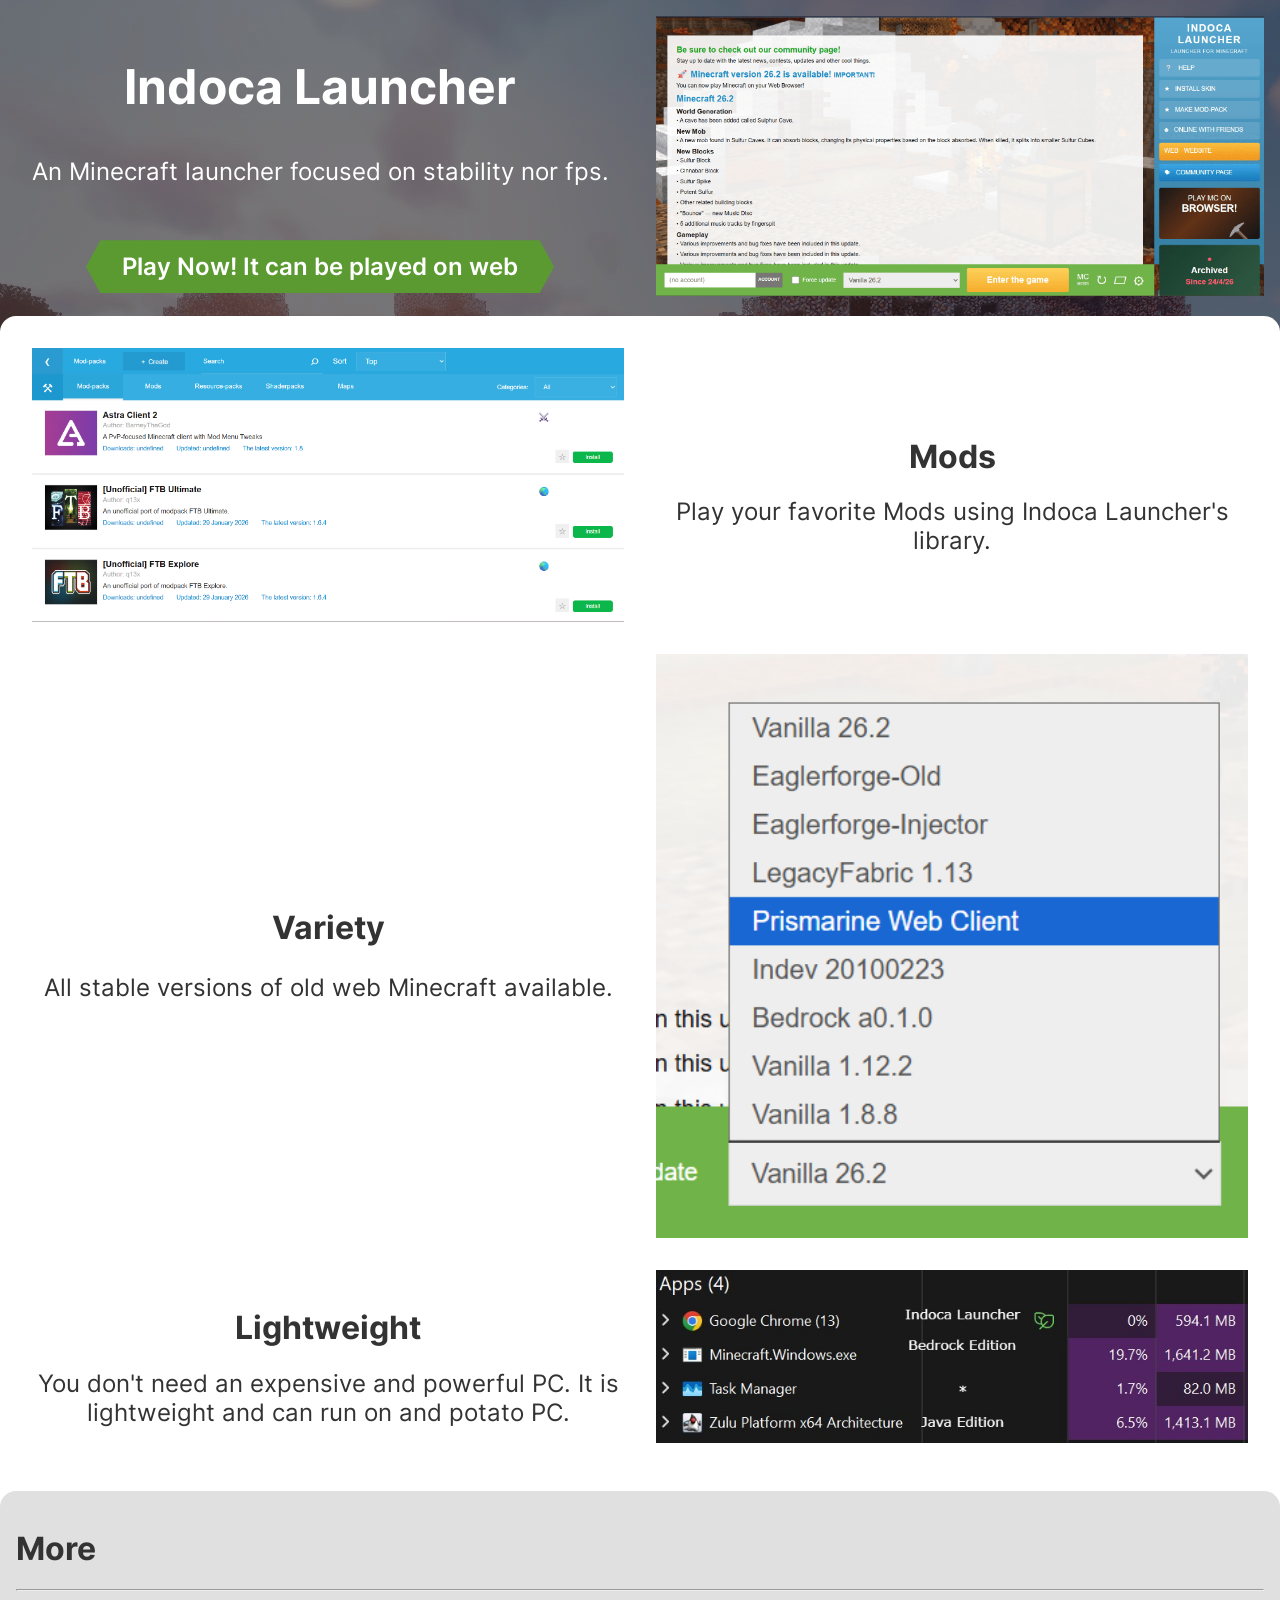
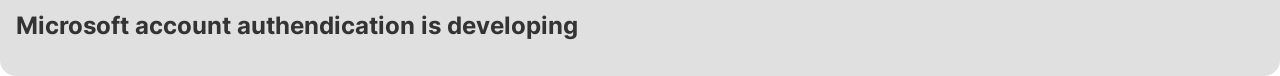
<file: index.html>
<!DOCTYPE html><html lang="en"><head>
<script type="application/ld+json">
{
  "@context": "https://schema.org",
  "@type": "WebSite",
  "name": "Indoca Launcher",
  "url": "https://indoca-launcher.vercel.app/"
}
</script>
<link rel="canonical" href="https://indoca-launcher.vercel.app/">

<meta property="og:site_name" content="Indoca Launcher">
<meta property="og:title" content="Indoca Launcher - Minecraft Launcher">
   <meta charset="UTF-8"> <style>header:after{content:"";display:table;clear:both}.home{color:var(--primary-text);height:3.5em}.home :link:not(:hover){text-decoration:none}nav{padding:.5em;overflow:auto;display:flex;justify-content:center;background-color:var(--background);border-radius:0 0 1em 1em}.nav{padding:0;margin:0;display:flex;justify-content:center;flex-wrap:wrap}.links,.navbar{display:flex;align-items:center;justify-content:center;padding:0;flex-wrap:wrap}.social-links i{font-size:1.75em;margin:.25em;color:var(--primary-text)}.social-links i:hover{color:var(--primary);cursor:pointer}.links .button{font-size:1.2em}.navbar{flex-direction:column}.nav-item{display:inline-block;font-size:1.2em;margin:.5em}.nav-item a{color:var(--primary-text);text-decoration:none}.nav-item-active{font-weight:700;font-size:1.25em}.hero{position:relative;color:#fff;z-index:0}.hero-title{font-size:3em}header .container{flex-direction:column}header .links{flex-direction:column}@media (min-width:64em){nav{justify-content:space-between}.navbar{flex-direction:row}header .container{flex-direction:row}header .links{flex-direction:row}}code[class*=language-],pre[class*=language-]{font-size:14px;line-height:1.375;direction:ltr;text-align:left;white-space:pre;word-spacing:normal;word-break:normal;-moz-tab-size:2;-o-tab-size:2;tab-size:2;-webkit-hyphens:none;-moz-hyphens:none;-ms-hyphens:none;hyphens:none;background:var(--code);color:#f8f8f2}:not(pre)>code[class*=language-]{padding:.1em;border-radius:.3em}.token.cdata,.token.comment,.token.doctype,.token.prolog{color:#75715e}.token.punctuation{color:#f8f8f2}.token.namespace{opacity:.7}.token.boolean,.token.number,.token.operator{color:#fd971f}.token.property{color:#f4bf75}.token.tag{color:#66d9ef}.token.string{color:#a1efe4}.token.selector{color:#ae81ff}.token.attr-name{color:#fd971f}.language-css .token.string,.style .token.string,.token.entity,.token.url{color:#a1efe4}.token.attr-value,.token.control,.token.directive,.token.keyword,.token.unit{color:#a6e22e}.token.atrule,.token.regex,.token.statement{color:#a1efe4}.token.placeholder,.token.variable{color:#66d9ef}.token.deleted{text-decoration:line-through}.token.inserted{border-bottom:1px dotted #f9f8f5;text-decoration:none}.token.italic{font-style:italic}.token.bold,.token.important{font-weight:700}.token.important{color:#f92672}.token.entity{cursor:help}pre>code.highlight{outline:.4em solid #f92672;outline-offset:0.4em}.wiki-content,.wiki-toc{margin-top:1em}.wiki-toc{background-color:var(--accent);border-radius:1em;padding:1em;font-size:1rem;flex:1}.wiki-toc-list{display:flex;flex-wrap:wrap;justify-content:space-between;padding-left:0;padding-right:0;margin:0;list-style:none}.wiki-toc-list li{line-height:1.466666666667}.wiki-toc-list ul{padding:0 0 .75em 0;margin:0;list-style:none}.wiki-toc-list ul ul{padding-bottom:0;padding-left:.625rem}.wiki-toc-list ul ul>li:not(.wiki-toc-active)>ul>li:not(.wiki-toc-active){display:none}.wiki-toc-list a{padding:.15em .25em;display:block}.wiki-toc-list a:not(:hover){text-decoration:none}.wiki-toc-list li{margin:0;padding:0}.wiki-toc-list>li{flex-grow:1;flex-basis:14.375rem}.wiki-toc-list>li>a{color:var(--primary-text);font-weight:700;border-bottom:1px solid #ddd;margin-bottom:.25em}.wiki-toc-list li.wiki-toc-active>a{background-color:var(--accent)}.wiki-toc-list li.wiki-toc-active>ul,.wiki-toc-list ul.wiki-toc-active{display:block}.wiki-cat-list-active{font-weight:700}.inlinelist{padding:0}.inlinelist-no-nest ol,.inlinelist-no-nest ul{display:none}.wiki-tag{display:inline}.wiki-tag a{display:inline-flex;text-transform:uppercase;font-size:.75em;padding:.08333333333333em .3333333333333em;margin:.5em .5em .5em 0;color:var(--primary-text);border:1px solid var(--accent);border-radius:.25em;text-decoration:none;line-height:1.8}.wiki-tag:hover a{text-decoration:underline}.wiki-tag-active a{font-weight:700}@media (min-width:64em){.wiki-content{width:80%}.wiki-toc{margin-right:1em}}.download-tab-list{list-style:none;display:flex;justify-content:flex-start;list-style:none;padding:0;margin-bottom:0;border-radius:1em 1em 0 0;background-color:var(--accent);flex-wrap:wrap;overflow:hidden}.download-tab-list li{flex-grow:1;display:block}.download-tab-list a{color:var(--primary-text);font-size:1.2em;text-decoration:none;display:flex;justify-content:center;padding:.75em .5em}.download-tab-list a:hover{background-color:var(--accent-light)}.download-tab-list i{color:var(--primary-text);font-size:1.2em;text-decoration:none;display:flex;justify-content:center;margin-right:.25em}.download-tab-active a{background-color:var(--background)}.download-content{background-color:var(--background);padding:1em;border-radius:0 0 1em 1em}.download-content .column div{width:100%}.button-disabled,.download-content .button{width:100%;display:block;margin-bottom:1em;margin-left:0}@media (min-width:64em){.download-tab-list a{border-radius:1rem 1rem 0 0}.download-content .column div{width:80%}}.postlist{list-style:none;padding:0}.postlist-item{background-color:var(--background);border-radius:1em;padding:1em;display:flex;flex-wrap:wrap;align-items:baseline;counter-increment:start-from -1;line-height:1.8}.postlist :first-child{margin-top:0}.postlist{margin-top:0}.postlist-item:before{display:inline-block;pointer-events:none;content:"" counter(start-from,decimal-leading-zero) ". ";line-height:100%;text-align:right}.postlist-date,.postlist-item:before{font-size:.8125em;color:var(--darkgray)}.postlist-item:not(:first-child){margin-top:2em}.postlist-date{word-spacing:-0.5px}.postlist-link{font-size:1.2em;padding-left:.25em;padding-right:1em;text-underline-position:from-font;text-underline-offset:0;text-decoration-thickness:1px}.postlist-item-active .postlist-link{font-weight:500}.postlist-description{width:100%;border-left:var(--primary) .25em solid;padding:.5em;margin-top:.33em}.tmpl-home .postlist-link{font-size:1.1875em;font-weight:700}.post-tag{display:inline-flex;align-items:center;justify-content:center;text-transform:uppercase;font-size:.75em;padding:.08333333333333em .3333333333333em;margin-left:1em;color:var(--primary-text);border:1px solid var(--accent);border-radius:.25em;text-decoration:none;line-height:1.8}a.post-tag,a.post-tag:visited{color:inherit}a.post-tag:focus,a.post-tag:hover{background-color:var(--lightgray)}.postlist-item>.post-tag{align-self:center}.user-list{display:flex;flex-wrap:wrap;align-content:space-around;list-style:none;padding:0}.user-info{position:relative;margin:.5em;width:10em;border-radius:1em;overflow:hidden;background-color:var(--background);text-decoration:none;color:var(--primary-text);max-height:10em}.user-contrib{width:3em;background-color:var(--accent)}.user-contrib:hover{border:.2em solid var(--primary)}.user-info img{display:block;width:100%;height:auto}.user-name{color:#fff;font-size:1.2em;overflow-wrap:break-word;text-align:center}.user-info-overlay{position:absolute;display:flex;align-items:center;justify-content:center;top:0;bottom:0;left:0;right:0;opacity:0;transition:.3s ease;background-color:var(--primary)}.user-info:hover .user-info-overlay{opacity:1}:root{--grad-primary:linear-gradient(126deg, #88b858 0%, #72b147 25%, #5a9a30 50%);--grad-secondary:linear-gradient(126deg, #b7835a 0%, #765338 25%, #5b422d 50%);--grad-disabled:linear-gradient(126deg, #969696 0%, #cecece 25%, #bebebe 50%);--primary:#88b858;--secondary:#a87953;--background:#333333;--accent:#444444;--accent-light:#555555;--link:#88b858ff;--visited:#72b147ff;--primary-text:#ffffff;--code:#222;background-color:var(--background)}@media (prefers-color-scheme:light){:root{--primary-text:#333;--background:#ffffff;--accent:#e0e0e0;--accent-light:#d0d0d0}}*{box-sizing:border-box}body,html{padding:0;margin:0;font-family:Inter,-apple-system,system-ui,sans-serif;color:var(--primary-text)}.background{top:0;pointer-events:none;position:fixed;width:100%;height:100%;object-fit:cover;filter:brightness(50%);z-index:-1}*{box-sizing:border-box}p:last-child{margin-bottom:0}.tmpl-post li,iframe,img,p{max-width:min(100%)}.tmpl-post li,p{line-height:1.45}a{color:var(--link)}table{margin:1em 0}table td,table th{padding-right:1em}blockquote{border-left:var(--primary) .25em solid;padding:.5em;margin:0}code,pre{font-family:Consolas,Menlo,Monaco,"Andale Mono WT","Andale Mono","Lucida Console","Lucida Sans Typewriter","DejaVu Sans Mono","Bitstream Vera Sans Mono","Liberation Mono","Nimbus Mono L","Courier New",Courier,monospace;line-height:1.5;border-radius:1em}.top{margin-top:1em}pre{font-size:14px;line-height:1.375;direction:ltr;text-align:left;white-space:pre;word-spacing:normal;word-break:normal;-moz-tab-size:2;-o-tab-size:2;tab-size:2;-webkit-hyphens:none;-moz-hyphens:none;-ms-hyphens:none;hyphens:none;padding:1em;margin:.5em 0;background-color:var(--code);color:#fff;overflow:auto}code{word-break:break-all;color:#fff;background-color:var(--code)}.highlight-line{display:block;padding:.125em 1em;text-decoration:none;color:inherit}.highlight-line:empty:before{content:" "}.highlight-line+br{display:none}.highlight-line-isdir{color:#b0b0b0;background-color:#222}.highlight-line-active{background-color:#444;background-color:hsla(0,0%,27%,.8)}.highlight-line-add{background-color:#45844b}.highlight-line-remove{background-color:#902f2f}.container{max-width:90em;margin:0 auto;position:relative}.content{background-color:var(--background);border-radius:1em;padding:1em;-webkit-backdrop-filter:blur(2em);backdrop-filter:blur(10px)}.center{text-align:center;margin:auto}.infobox{background-color:var(--accent);padding:1em;border-radius:1em}.button-disabled{display:inline-block;position:relative;color:#fff;padding:.5em 1.5em;margin:.25em;list-style:none;font-size:1.2em;font-family:Inter,sans-serif;font-weight:600;text-decoration:none;background-color:var(--primary);background-image:var(--grad-disabled);background-size:200%;clip-path:polygon(0.6em 0,calc(100% - 0.6em) 0,100% 50%,calc(100% - 0.6em) 100%,0.6em 100%,0 50%);transition:250ms ease;background-position-x:100%}.button{display:inline-block;position:relative;color:#fff;padding:.5em 1.5em;margin:.25em;list-style:none;font-size:1.2em;font-family:Inter,sans-serif;font-weight:600;text-decoration:none;background-color:var(--primary);background-image:var(--grad-primary);background-size:200%;clip-path:polygon(0.6em 0,calc(100% - 0.6em) 0,100% 50%,calc(100% - 0.6em) 100%,0.6em 100%,0 50%);transition:250ms ease;background-position-x:100%}.button:focus,.button:hover{background-position-x:0%}.button{color:#fff}.is-big{font-size:1.5em}.button.secondary{background-color:var(--secondary);background-image:var(--grad-secondary)}.warning{background-color:#ffc;padding:1em .625em}.warning ol:only-child{margin:0}.direct-link{text-decoration:none;font-style:normal;margin-left:.1em}a.direct-link,a.direct-link:visited{color:transparent}:hover>a.direct-link,:hover>a.direct-link:visited,a.direct-link:focus,a.direct-link:focus:visited{color:#aaa}.download-links{padding:0}.download-links li{display:inline;margin:.25em}.row{display:flex;flex-direction:column}.column{display:flex;align-items:center;justify-content:center;padding:1em;text-align:center}.column img{height:auto}.subtitle{font-size:1.5em;text-align:center}.cards{display:flex;flex-wrap:wrap;flex-direction:column;gap:1em}.card{flex:1;padding:1em;text-align:center;background-color:var(--accent)}.card .button{width:100%;margin:0}.notification{position:relative;padding:1.25rem 2.5rem 1.25rem 1.5rem;margin-bottom:1em}.notification.is-info{background-color:var(--primary);color:#fff}.notification a{color:#fff}.footer{text-align:center;padding:2em;color:#fff}@media (min-width:64em){.row{flex-direction:row}.row-reverse{flex-direction:row-reverse}.column{flex:50%}.wiki-content{padding-left:1em}.cards{flex-direction:row;justify-content:space-between}.card{align-self:flex-start}}</style>
<link rel="canonical" href="https://indoca-launcher.vercel.app/">
<meta property="og:site_name" content="Indoca Launcher">
<meta property="og:title" content="Indoca Launcher - Minecraft Launcher">
    <meta charset="utf-8">
    <meta name="viewport" content="width=device-width, initial-scale=1.0">
    <title>Indoca Launcher | Play Minecraft Stable Versions Online</title>
    <meta name="description" content="An Open Source Minecraft launcher with the ability to manage multiple instances, accounts and mods. Focused on user freedom and free redistributability.">
    <link rel="alternate" href="/feed/feed.xml" type="application/atom+xml" title="Indoca Launcher">
    <link rel="alternate" href="/feed/feed.json" type="application/json" title="Indoca Launcher">
    <link rel="icon" type="image/png" sizes="128x128" href="https://minecraft.wiki/images/Minecraft_Education_App_Store_icon_1.png?673b9&format=original">
    <link rel="stylesheet" type="text/css" href="css/EpJ2WTUTnS4M.css">
    <link rel="stylesheet" type="text/css" href="css/INBtJ9qEvZmz.css">
    <link rel="stylesheet" type="text/css" href="css/a78JHfYcXq6N.css">
    <link rel="stylesheet" href="css/X7a7m5EqX2pU.css">
    <meta name="description" content="A web launcher for Old Minecraft stable versions. Indoca Launcher">
<meta name="keywords" content="Indoca Launcher, Indoca">
    <meta name="robots" content="index, follow">
 <meta name="google-site-verification" content="48j44VOQW7hqMSkDSm7rNdbnIkmPDcO0Y9jhzEfz9gc" />
    <!-- incredibly based web app to make mod lists at https://moddermore.vercel.app -->
<meta name="author" content="Indoca Launcher">
  </head>
  <body>
    <header>
  <section class="hero">
    
    
    
    <div class="hero-body">
      <div class="row container">
        <div class="column">
          <div class="hero-description">
            <h1 class="hero-title">Indoca Launcher</h1>
            <p class="subtitle">An Minecraft launcher focused on stability nor fps.</p>
              <br>
                <a class="button is-big" href="https://indoca-launcher.vercel.app/launcher/index.html">Play Now! It can be played on web</a>
          </div>
          </div>
            <div class="column">
              <picture>
      <source type="image/webp" srcset="images/Screenshot%202026-09-27%20143352.png 976w" sizes="100vw" media="(prefers-color-scheme: dark)" alt="Indoca Launcher Interface">
  <source type="image/png" srcset="images/Screenshot%202026-09-27%20143352.png 976w" sizes="100vw" media="(prefers-color-scheme: dark)">
      <source type="image/webp" srcset="images/Screenshot%202026-09-27%20143352.png 976w" sizes="100vw">
  <source type="image/png" srcset="images/Screenshot%202026-09-27%20143352.png 976w" sizes="100vw">
      <img class="undefined" src="images/Screenshot%202026-09-27%20143352.png" width="976" height="764" alt="PolyMC" loading="lazy" decoding="async">
    </picture>
            </div>
        </div>
      </div>
    
    
  </section>
</header>


  <picture>
    
      <source type="image/webp" srcset="images/WmY6ABPrlopX.webp 2880w" sizes="100vw">
  <source type="image/jpeg" srcset="images/hQLK4rnz0VFn.jpeg 2880w" sizes="100vw">
      <img class="background" src="images/hQLK4rnz0VFn.jpeg" width="2880" height="1800" alt="Background" loading="lazy" decoding="async">
    </picture>


<main class="container tmpl-home">
  <div class="content">
  <div class="row row-reverse">
    <div class="column">
      <div>
        <h1>Mods</h1>
        <div class="subtitle">
          Play your favorite Mods using Indoca Launcher's library.
        </div>
      </div>
    </div>
    <div class="column">
  
      <img class="undefined" src="images/Screenshot%202026-09-27%20143809.png" width="1103" height="954" alt="Modpack Installer" loading="lazy" decoding="async">

    </div>
  </div>
  <div class="row">
    <div class="column">
      <div>
        <h1>Variety</h1>
        <div class="subtitle">
          <p>All stable versions of old web Minecraft available.
        </p></div>
      </div>
    </div>
    <div class="column">
    
      <img class="undefined" src="images/Screenshot%202026-09-27%20143837.png" width="917" height="700" alt="Mod Installer" loading="lazy" decoding="async">
    </div>
  </div>
  <div class="row row-reverse">
    
    
  </div>
  <div class="row">
    <div class="column">
      <div>
        <h1>Lightweight</h1>
        <div class="subtitle">
          You don't need an expensive and powerful PC. It is lightweight and can run on and potato PC.
        </div>
      </div>
    </div>
    <div class="column">
     
      <img class="undefined" src="images/Task%20Manager%2027-09-2026%2014_40_54.jpg" width="1045" height="764" alt="Mod Installer" loading="lazy" decoding="async">
 
    </div>
  </div>
</div>
<div class="infobox top">
<h1 id="get-involved" tabindex="-1">More <a class="direct-link" href="#get-involved" aria-hidden="true">#</a></h1>
<hr>
<h2 id="reddit" tabindex="-1">Microsoft account authendication is developing <a class="direct-link" href="https://indoca-launcher.vercel.app/Screen%20Recording%202026-03-01%20134438.mp4" aria-hidden="true">#</a></h2>

</div>

</main>

</body></html>
</file>
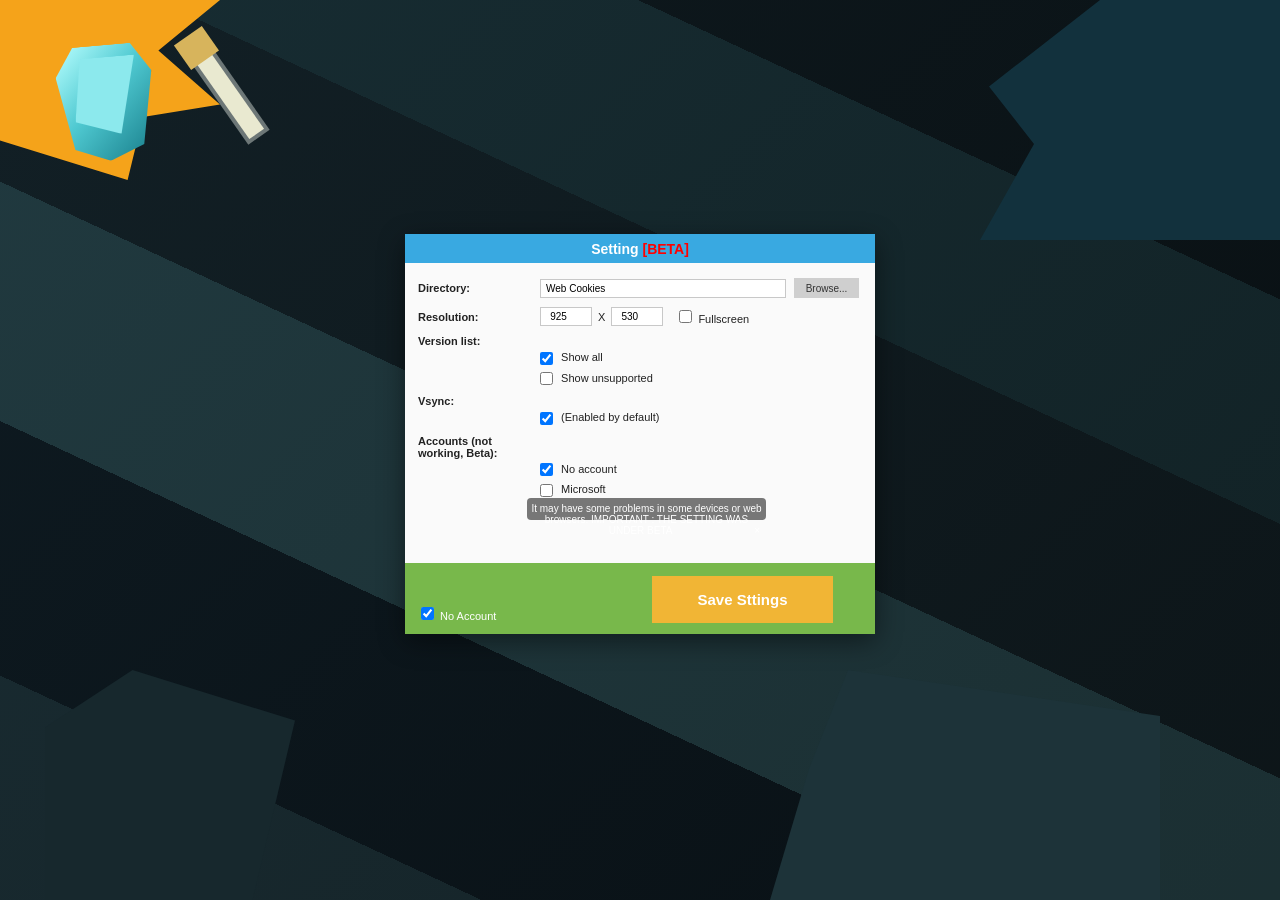
<file: launcher/settings.html>
<!DOCTYPE html>
<html lang="en">
<head>
<meta charset="UTF-8">
<meta name="viewport" content="width=device-width, initial-scale=1.0">
<title>Sttings - Indoca Launcher</title>
<style>
  *{box-sizing:border-box}
  html,body{margin:0;width:100%;height:100%;font-family:Arial,Helvetica,sans-serif}
  body{
    overflow:hidden;
    background:
      linear-gradient(135deg,rgba(12,24,30,.45),rgba(0,0,0,.45)),
      linear-gradient(25deg,#253e45 0 15%,#101d25 15% 32%,#31555b 32% 48%,#17262c 48% 65%,#203d43 65% 80%,#101b20 80%);
    color:#222;
  }
  /* Decorative Minecraft-like background */
  .scene{position:fixed;inset:0;overflow:hidden;z-index:-1}
  .pixel{position:absolute;filter:drop-shadow(0 4px 3px rgba(0,0,0,.25))}
  .p1{left:0;top:0;width:220px;height:180px;background:#f5a31a;clip-path:polygon(0 0,100% 0,72% 28%,100% 58%,65% 65%,58% 100%,0 78%)}
  .p2{right:0;top:0;width:300px;height:240px;background:#12313d;clip-path:polygon(40% 0,100% 0,100% 100%,0 100%,18% 60%,3% 36%)}
  .p3{left:45px;bottom:0;width:250px;height:230px;background:#17282d;clip-path:polygon(0 25%,35% 0,100% 22%,83% 100%,0 100%)}
  .p4{right:120px;bottom:0;width:390px;height:230px;background:#1d3339;clip-path:polygon(20% 0,100% 20%,100% 100%,0 100%,10% 43%)}
  .diamond{
    position:absolute;left:58px;top:45px;width:96px;height:116px;
    background:linear-gradient(135deg,#b8ffff,#4fc9d1 45%,#167b88);
    clip-path:polygon(20% 0,80% 0,100% 25%,86% 88%,50% 100%,14% 88%,0 25%);
    box-shadow:8px 8px 0 #16515c;
    transform:rotate(-5deg);
  }
  .diamond:after{content:"";position:absolute;inset:12px 16px 26px;background:#8ce9ed;clip-path:polygon(15% 0,100% 0,70% 100%,0 80%)}
  .sword{position:absolute;left:178px;top:84px;width:100px;height:18px;background:#e9e9d0;transform:rotate(55deg);box-shadow:0 0 0 4px #6d7777}
  .sword:after{content:"";position:absolute;left:-20px;top:-8px;width:30px;height:34px;background:#d7b45c}

  .app{
    width:470px;
    height:400px;
    position:absolute;
    left:50%;
    top:50%;
    transform:translate(-50%,-54%);
    background:#f4f4f4;
    box-shadow:0 7px 25px rgba(0,0,0,.45);
  }
  .titlebar{
    height:29px;
    background:#39a9e1;
    color:white;
    display:flex;
    align-items:center;
    position:relative;
    font-size:14px;
  }
  .back{width:45px;font-size:26px;text-align:center;line-height:29px;cursor:pointer}
  .title{position:absolute;left:0;right:0;text-align:center;font-weight:bold}
  .tabs{height:29px;display:flex;background:#e8e8e8;border-bottom:1px solid #ccc}
  .tab{
    flex:1;text-align:center;padding-top:6px;color:#2995ce;font-weight:bold;font-size:12px;cursor:pointer
  }
  .tab.active{background:white;color:#2d9bd2}

  .content{padding:15px 13px 8px;height:300px;background:#fafafa}
  .row{display:flex;align-items:center;margin-bottom:9px;font-size:11px}
  .label{width:122px;font-weight:bold}
  input[type=text], input[type=number]{
    height:19px;border:1px solid #c8c8c8;background:white;padding:2px 5px;font-size:10px;
  }
  .wide{width:246px}
  .small{width:52px;text-align:center}
  .x{margin:0 6px}
  button{
    border:0;background:#cfcfcf;color:#333;height:20px;font-size:10px;cursor:pointer;padding:0 10px
  }
  button:hover{filter:brightness(.95)}
  .browse{margin-left:8px;width:65px}
  .checks{margin-left:122px;margin-top:-3px;margin-bottom:10px}
  .check{display:block;margin:7px 0;font-size:11px}
  .check input{vertical-align:middle;margin:0 5px 0 0}
  .arg{margin-left:122px;width:318px;margin-bottom:8px}
  .java{margin-top:13px}
  .memory{
    margin-left:122px;
    width:246px;
    position:relative;
    height:43px;
  }
  .slider{width:246px;accent-color:#31a8df}
  .ticks{display:flex;justify-content:space-between;font-size:9px;color:#666;margin-top:-3px}
  .memnum{position:absolute;left:260px;top:3px;width:43px;height:20px}
  .mb{position:absolute;left:309px;top:7px;font-size:10px}
  .hint{
    position:absolute;left:122px;top:264px;background:#777;color:white;border-radius:4px;
    height:22px;width:239px;text-align:center;padding-top:5px;font-size:10px
  }
  .hint .close{float:right;margin-right:6px;cursor:pointer}
  .bottom{
    position:absolute;bottom:0;left:0;right:0;height:71px;background:#78b84b;
    display:flex;align-items:flex-end;padding:0 12px 11px;gap:5px;
  }
  .bottom-left{width:230px}
  .select{
    height:20px;background:#fff;display:flex;align-items:center;border-radius:2px;font-size:11px;
    padding:0 6px;margin-bottom:5px;position:relative
  }
  .select span:last-child{margin-left:auto}
  .account{font-size:11px;color:white}
  .launch{
    width:181px;height:47px;background:#f1b535;color:white;border:0;font-size:15px;font-weight:bold;cursor:pointer
  }
  .launch:hover{background:#e6a72d}
  .iconbtn{
    width:38px;height:47px;background:transparent;color:white;font-size:23px;border:0;cursor:pointer
  }
  .folder{font-size:24px}
  .gear{font-size:24px}
  .toast{
    position:fixed;right:20px;top:20px;background:rgba(0,0,0,.8);color:#fff;padding:10px 14px;
    font-size:12px;border-radius:4px;display:none
  }
  @media(max-width:600px){
    .app{transform:translate(-50%,-50%) scale(.82)}
  }
</style>
</head>
<body>
<div class="scene">
  <div class="pixel p1"></div><div class="pixel p2"></div>
  <div class="pixel p3"></div><div class="pixel p4"></div>
  <div class="diamond"></div><div class="sword"></div>
</div>

<div class="app">
  <div class="titlebar">
    <div class="title">Setting <span style='color: red;'>[BETA]</span></div>
  </div>

  <div class="content">
    <div class="row">
      <div class="label">Directory:</div>
      <input id="directory" class="wide" type="text" value="Web Cookies">
      <button class="browse" onclick="showToast('Your browser is not allowing')">Browse...</button>
    </div>

    <div class="row">
      <div class="label">Resolution:</div>
      <input id="width" class="small" type="number" value="925">
      <span class="x">X</span>
      <input id="height" class="small" type="number" value="530">
      <label style="margin-left:12px;font-size:11px"><input type="checkbox" id="fullscreen"> Fullscreen</label>
    </div>

    <div class="row" style="margin-bottom:4px"><div class="label">Version list:</div></div>
    <div class="checks">
      <label class="check"><input type="checkbox" checked> Show all</label>
      <label class="check"><input type="checkbox"> Show unsupported</label>
    </div>

    <div class="row" style="margin-bottom:4px"><div class="label">Vsync:</div></div>
    <div class="checks">
      <label class="check"><input type="checkbox" checked> (Enabled by default)</label>
    </div> 

    <div class="row" style="margin-bottom:4px"><div class="label">Accounts (not working, Beta):</div></div>
    <div class="checks">
       <label class="check"><input type="checkbox" checked> No account</label>
      <label class="check"><input type="checkbox"> Microsoft</label>
    </div> 

    <div id="hint" class="hint">It may have some problems in some devices or web browsers. IMPORTANT : THE SETTING WAS UNDER BETA <span class="close" onclick="document.getElementById('hint').style.display='none'">×</span></div>
  </div>

  <div class="bottom">
    <div class="bottom-left">
    <!--  <div class="select" onclick="showToast('Account selector')">
        <span>▣</span>&nbsp; Accounts <span>▼</span>
      </div>-->
      <div class="account"><input type="checkbox" checked> No Account</div>
    </div>
   <!-- <div style="width:180px">
      <div class="select" onclick="showToast('Version selector')"><span>▣</span>&nbsp; Select any version <span>▼</span></div>
      <label style="font-size:11px;color:white"><input type="checkbox"> Force update</label>
    </div>-->
    <button class="launch" onclick="launchGame()">Save Sttings</button>
  <!--  <button class="iconbtn" onclick="showToast('Refresh')">⟳</button>
    <button class="iconbtn folder" onclick="showToast('Console')">▱</button>
    <button class="iconbtn gear" onclick="showToast('Already Opened')">⚙</button>-->
  </div>
</div>

<div id="toast" class="toast"></div>

<script>
  function showToast(message){
    const t=document.getElementById('toast');
    t.textContent=message;
    t.style.display='block';
    clearTimeout(window.toastTimer);
    window.toastTimer=setTimeout(()=>t.style.display='none',1500);
  }
  function updateMemory(v){
    document.getElementById('memnum').value=v;
  }
  function syncMemory(v){
    v=Math.max(512,Math.min(3072,Number(v)||512));
    v=Math.round(v/512)*512;
    document.getElementById('memnum').value=v;
    document.getElementById('memory').value=v;
  }
  function switchTab(el,name){
    document.querySelectorAll('.tab').forEach(t=>t.classList.remove('active'));
    el.classList.add('active');
    showToast(name);
  }
  function launchGame(){
    const w=document.getElementById('width').value;
    const h=document.getElementById('height').value;
    showToast('⚠Failed, It may have problems');
  }
</script>
</body>
</html>
</file>
<file: css/EpJ2WTUTnS4M.css>
/* inter-cyrillic-ext-400-normal*/
@font-face {
  font-family: 'Inter';
  font-style: normal;
  font-display: swap;
  font-weight: 400;
  src: url('../fonts/neFD9J0yXhfN.woff2') format('woff2'), url('../fonts/1t0LnGRSaxp3.woff') format('woff');
  unicode-range: U+0460-052F, U+1C80-1C88, U+20B4, U+2DE0-2DFF, U+A640-A69F, U+FE2E-FE2F;
}
/* inter-cyrillic-400-normal*/
@font-face {
  font-family: 'Inter';
  font-style: normal;
  font-display: swap;
  font-weight: 400;
  src: url('../fonts/99NEMOk4zxRn.woff2') format('woff2'), url('../fonts/1t0LnGRSaxp3.woff') format('woff');
  unicode-range: U+0301, U+0400-045F, U+0490-0491, U+04B0-04B1, U+2116;
}
/* inter-greek-ext-400-normal*/
@font-face {
  font-family: 'Inter';
  font-style: normal;
  font-display: swap;
  font-weight: 400;
  src: url('../fonts/EW5AkF6UlIm4.woff2') format('woff2'), url('../fonts/1t0LnGRSaxp3.woff') format('woff');
  unicode-range: U+1F00-1FFF;
}
/* inter-greek-400-normal*/
@font-face {
  font-family: 'Inter';
  font-style: normal;
  font-display: swap;
  font-weight: 400;
  src: url('../fonts/r5u5CaNejgLH.woff2') format('woff2'), url('../fonts/1t0LnGRSaxp3.woff') format('woff');
  unicode-range: U+0370-03FF;
}
/* inter-vietnamese-400-normal*/
@font-face {
  font-family: 'Inter';
  font-style: normal;
  font-display: swap;
  font-weight: 400;
  src: url('../fonts/VmZwtkPyzTcr.woff2') format('woff2'), url('../fonts/1t0LnGRSaxp3.woff') format('woff');
  unicode-range: U+0102-0103, U+0110-0111, U+0128-0129, U+0168-0169, U+01A0-01A1, U+01AF-01B0, U+1EA0-1EF9, U+20AB;
}
/* inter-latin-ext-400-normal*/
@font-face {
  font-family: 'Inter';
  font-style: normal;
  font-display: swap;
  font-weight: 400;
  src: url('../fonts/OG8YKrmClmUk.woff2') format('woff2'), url('../fonts/1t0LnGRSaxp3.woff') format('woff');
  unicode-range: U+0100-024F, U+0259, U+1E00-1EFF, U+2020, U+20A0-20AB, U+20AD-20CF, U+2113, U+2C60-2C7F, U+A720-A7FF;
}
/* inter-latin-400-normal*/
@font-face {
  font-family: 'Inter';
  font-style: normal;
  font-display: swap;
  font-weight: 400;
  src: url('../fonts/LAMcRaRrjkKC.woff2') format('woff2'), url('../fonts/1t0LnGRSaxp3.woff') format('woff');
  unicode-range: U+0000-00FF, U+0131, U+0152-0153, U+02BB-02BC, U+02C6, U+02DA, U+02DC, U+2000-206F, U+2074, U+20AC, U+2122, U+2191, U+2193, U+2212, U+2215, U+FEFF, U+FFFD;
}
</file>
<file: css/INBtJ9qEvZmz.css>
/* inter-cyrillic-ext-600-normal*/
@font-face {
  font-family: 'Inter';
  font-style: normal;
  font-display: swap;
  font-weight: 600;
  src: url('../fonts/gsk1kLzCxIUB.woff2') format('woff2'), url('../fonts/BJfyLWoBZokg.woff') format('woff');
  unicode-range: U+0460-052F, U+1C80-1C88, U+20B4, U+2DE0-2DFF, U+A640-A69F, U+FE2E-FE2F;
}
/* inter-cyrillic-600-normal*/
@font-face {
  font-family: 'Inter';
  font-style: normal;
  font-display: swap;
  font-weight: 600;
  src: url('../fonts/WZpqUufSl5Qx.woff2') format('woff2'), url('../fonts/BJfyLWoBZokg.woff') format('woff');
  unicode-range: U+0301, U+0400-045F, U+0490-0491, U+04B0-04B1, U+2116;
}
/* inter-greek-ext-600-normal*/
@font-face {
  font-family: 'Inter';
  font-style: normal;
  font-display: swap;
  font-weight: 600;
  src: url('../fonts/a39TaKbJ9QZq.woff2') format('woff2'), url('../fonts/BJfyLWoBZokg.woff') format('woff');
  unicode-range: U+1F00-1FFF;
}
/* inter-greek-600-normal*/
@font-face {
  font-family: 'Inter';
  font-style: normal;
  font-display: swap;
  font-weight: 600;
  src: url('../fonts/9ldibm1z7Yht.woff2') format('woff2'), url('../fonts/BJfyLWoBZokg.woff') format('woff');
  unicode-range: U+0370-03FF;
}
/* inter-vietnamese-600-normal*/
@font-face {
  font-family: 'Inter';
  font-style: normal;
  font-display: swap;
  font-weight: 600;
  src: url('../fonts/CWJHTf6irYBF.woff2') format('woff2'), url('../fonts/BJfyLWoBZokg.woff') format('woff');
  unicode-range: U+0102-0103, U+0110-0111, U+0128-0129, U+0168-0169, U+01A0-01A1, U+01AF-01B0, U+1EA0-1EF9, U+20AB;
}
/* inter-latin-ext-600-normal*/
@font-face {
  font-family: 'Inter';
  font-style: normal;
  font-display: swap;
  font-weight: 600;
  src: url('../fonts/olIBxQfeeCUf.woff2') format('woff2'), url('../fonts/BJfyLWoBZokg.woff') format('woff');
  unicode-range: U+0100-024F, U+0259, U+1E00-1EFF, U+2020, U+20A0-20AB, U+20AD-20CF, U+2113, U+2C60-2C7F, U+A720-A7FF;
}
/* inter-latin-600-normal*/
@font-face {
  font-family: 'Inter';
  font-style: normal;
  font-display: swap;
  font-weight: 600;
  src: url('../fonts/sQeT93yRls46.woff2') format('woff2'), url('../fonts/BJfyLWoBZokg.woff') format('woff');
  unicode-range: U+0000-00FF, U+0131, U+0152-0153, U+02BB-02BC, U+02C6, U+02DA, U+02DC, U+2000-206F, U+2074, U+20AC, U+2122, U+2191, U+2193, U+2212, U+2215, U+FEFF, U+FFFD;
}
</file>
<file: css/a78JHfYcXq6N.css>
/* inter-cyrillic-ext-700-normal*/
@font-face {
  font-family: 'Inter';
  font-style: normal;
  font-display: swap;
  font-weight: 700;
  src: url('../fonts/vJWiMyCcQ6L4.woff2') format('woff2'), url('../fonts/jSIpVYAoDyOb.woff') format('woff');
  unicode-range: U+0460-052F, U+1C80-1C88, U+20B4, U+2DE0-2DFF, U+A640-A69F, U+FE2E-FE2F;
}
/* inter-cyrillic-700-normal*/
@font-face {
  font-family: 'Inter';
  font-style: normal;
  font-display: swap;
  font-weight: 700;
  src: url('../fonts/e020L2dJ1egh.woff2') format('woff2'), url('../fonts/jSIpVYAoDyOb.woff') format('woff');
  unicode-range: U+0301, U+0400-045F, U+0490-0491, U+04B0-04B1, U+2116;
}
/* inter-greek-ext-700-normal*/
@font-face {
  font-family: 'Inter';
  font-style: normal;
  font-display: swap;
  font-weight: 700;
  src: url('../fonts/6MjBWovNFidM.woff2') format('woff2'), url('../fonts/jSIpVYAoDyOb.woff') format('woff');
  unicode-range: U+1F00-1FFF;
}
/* inter-greek-700-normal*/
@font-face {
  font-family: 'Inter';
  font-style: normal;
  font-display: swap;
  font-weight: 700;
  src: url('../fonts/Oat0RYx67QE1.woff2') format('woff2'), url('../fonts/jSIpVYAoDyOb.woff') format('woff');
  unicode-range: U+0370-03FF;
}
/* inter-vietnamese-700-normal*/
@font-face {
  font-family: 'Inter';
  font-style: normal;
  font-display: swap;
  font-weight: 700;
  src: url('../fonts/ZSVzdKxBeVPn.woff2') format('woff2'), url('../fonts/jSIpVYAoDyOb.woff') format('woff');
  unicode-range: U+0102-0103, U+0110-0111, U+0128-0129, U+0168-0169, U+01A0-01A1, U+01AF-01B0, U+1EA0-1EF9, U+20AB;
}
/* inter-latin-ext-700-normal*/
@font-face {
  font-family: 'Inter';
  font-style: normal;
  font-display: swap;
  font-weight: 700;
  src: url('../fonts/kXmCx7jRSqHY.woff2') format('woff2'), url('../fonts/jSIpVYAoDyOb.woff') format('woff');
  unicode-range: U+0100-024F, U+0259, U+1E00-1EFF, U+2020, U+20A0-20AB, U+20AD-20CF, U+2113, U+2C60-2C7F, U+A720-A7FF;
}
/* inter-latin-700-normal*/
@font-face {
  font-family: 'Inter';
  font-style: normal;
  font-display: swap;
  font-weight: 700;
  src: url('../fonts/M03XaIKPngj5.woff2') format('woff2'), url('../fonts/jSIpVYAoDyOb.woff') format('woff');
  unicode-range: U+0000-00FF, U+0131, U+0152-0153, U+02BB-02BC, U+02C6, U+02DA, U+02DC, U+2000-206F, U+2074, U+20AC, U+2122, U+2191, U+2193, U+2212, U+2215, U+FEFF, U+FFFD;
}
</file>
<file: css/X7a7m5EqX2pU.css>
/*!
Fork Awesome 1.2.0
License - https://forkaweso.me/Fork-Awesome/license

Copyright 2018 Dave Gandy & Fork Awesome

Permission is hereby granted, free of charge, to any person obtaining a copy of this software and associated documentation files (the "Software"), to deal in the Software without restriction, including without limitation the rights to use, copy, modify, merge, publish, distribute, sublicense, and/or sell copies of the Software, and to permit persons to whom the Software is furnished to do so, subject to the following conditions:

The above copyright notice and this permission notice shall be included in all copies or substantial portions of the Software.

THE SOFTWARE IS PROVIDED "AS IS", WITHOUT WARRANTY OF ANY KIND, EXPRESS OR IMPLIED, INCLUDING BUT NOT LIMITED TO THE WARRANTIES OF MERCHANTABILITY, FITNESS FOR A PARTICULAR PURPOSE AND NONINFRINGEMENT. IN NO EVENT SHALL THE AUTHORS OR COPYRIGHT HOLDERS BE LIABLE FOR ANY CLAIM, DAMAGES OR OTHER LIABILITY, WHETHER IN AN ACTION OF CONTRACT, TORT OR OTHERWISE, ARISING FROM, OUT OF OR IN CONNECTION WITH THE SOFTWARE OR THE USE OR OTHER DEALINGS IN THE SOFTWARE.
 */@font-face{font-family:ForkAwesome;src:url(../fonts/h6Rhtg8IAjgZ.eot);src:url(../fonts/T7DDwLxPlJve.eot#iefix&v=1.2.0) format('embedded-opentype'),url(../fonts/ep5IsrIYHqk8.woff2) format('woff2'),url(../fonts/e5xYSo4K8DM3.woff) format('woff'),url(../fonts/YU6rtDSku7tq.ttf) format('truetype'),url(../images/QEdBF8VkMpKO.svg#forkawesomeregular) format('svg');font-weight:400;font-style:normal;font-display:block}.fa{display:inline-block;font:normal normal normal 14px/1 ForkAwesome;font-size:inherit;text-rendering:auto;-webkit-font-smoothing:antialiased;-moz-osx-font-smoothing:grayscale}.fa-lg{font-size:1.33333333em;line-height:.75em;vertical-align:-15%}.fa-2x{font-size:2em}.fa-3x{font-size:3em}.fa-4x{font-size:4em}.fa-5x{font-size:5em}.fa-fw{width:1.28571429em;text-align:center}.fa-ul{padding-left:0;margin-left:2.14285714em;list-style-type:none}.fa-ul>li{position:relative}.fa-li{position:absolute;left:-2.14285714em;width:2.14285714em;top:.14285714em;text-align:center}.fa-li.fa-lg{left:-1.85714286em}.fa-border{padding:.2em .25em .15em;border:solid .08em #eee;border-radius:.1em}.fa-pull-left{float:left}.fa-pull-right{float:right}.fa.fa-pull-left{margin-right:.3em}.fa.fa-pull-right{margin-left:.3em}.pull-right{float:right}.pull-left{float:left}.fa.pull-left{margin-right:.3em}.fa.pull-right{margin-left:.3em}.fa-spin{-webkit-animation:fa-spin 2s infinite linear;animation:fa-spin 2s infinite linear}.fa-pulse{-webkit-animation:fa-spin 1s infinite steps(8);animation:fa-spin 1s infinite steps(8)}@-webkit-keyframes fa-spin{0%{-webkit-transform:rotate(0);transform:rotate(0)}100%{-webkit-transform:rotate(359deg);transform:rotate(359deg)}}@keyframes fa-spin{0%{-webkit-transform:rotate(0);transform:rotate(0)}100%{-webkit-transform:rotate(359deg);transform:rotate(359deg)}}.fa-rotate-90{-ms-filter:"progid:DXImageTransform.Microsoft.BasicImage(rotation=1)";-webkit-transform:rotate(90deg);-ms-transform:rotate(90deg);transform:rotate(90deg)}.fa-rotate-180{-ms-filter:"progid:DXImageTransform.Microsoft.BasicImage(rotation=2)";-webkit-transform:rotate(180deg);-ms-transform:rotate(180deg);transform:rotate(180deg)}.fa-rotate-270{-ms-filter:"progid:DXImageTransform.Microsoft.BasicImage(rotation=3)";-webkit-transform:rotate(270deg);-ms-transform:rotate(270deg);transform:rotate(270deg)}.fa-flip-horizontal{-ms-filter:"progid:DXImageTransform.Microsoft.BasicImage(rotation=0, mirror=1)";-webkit-transform:scale(-1,1);-ms-transform:scale(-1,1);transform:scale(-1,1)}.fa-flip-vertical{-ms-filter:"progid:DXImageTransform.Microsoft.BasicImage(rotation=2, mirror=1)";-webkit-transform:scale(1,-1);-ms-transform:scale(1,-1);transform:scale(1,-1)}:root .fa-flip-horizontal,:root .fa-flip-vertical,:root .fa-rotate-180,:root .fa-rotate-270,:root .fa-rotate-90{filter:none}.fa-stack{position:relative;display:inline-block;width:2em;height:2em;line-height:2em;vertical-align:middle}.fa-stack-1x,.fa-stack-2x{position:absolute;left:0;width:100%;text-align:center}.fa-stack-1x{line-height:inherit}.fa-stack-2x{font-size:2em}.fa-inverse{color:#fff}.fa-glass:before{content:"\f000"}.fa-music:before{content:"\f001"}.fa-search:before{content:"\f002"}.fa-envelope-o:before{content:"\f003"}.fa-heart:before{content:"\f004"}.fa-star:before{content:"\f005"}.fa-star-o:before{content:"\f006"}.fa-user:before{content:"\f007"}.fa-film:before{content:"\f008"}.fa-th-large:before{content:"\f009"}.fa-th:before{content:"\f00a"}.fa-th-list:before{content:"\f00b"}.fa-check:before{content:"\f00c"}.fa-close:before,.fa-remove:before,.fa-times:before{content:"\f00d"}.fa-search-plus:before{content:"\f00e"}.fa-search-minus:before{content:"\f010"}.fa-power-off:before{content:"\f011"}.fa-signal:before{content:"\f012"}.fa-cog:before,.fa-gear:before{content:"\f013"}.fa-trash-o:before{content:"\f014"}.fa-home:before{content:"\f015"}.fa-file-o:before{content:"\f016"}.fa-clock-o:before{content:"\f017"}.fa-road:before{content:"\f018"}.fa-download:before{content:"\f019"}.fa-arrow-circle-o-down:before{content:"\f01a"}.fa-arrow-circle-o-up:before{content:"\f01b"}.fa-inbox:before{content:"\f01c"}.fa-play-circle-o:before{content:"\f01d"}.fa-repeat:before,.fa-rotate-right:before{content:"\f01e"}.fa-refresh:before,.fa-sync:before{content:"\f021"}.fa-list-alt:before{content:"\f022"}.fa-lock:before{content:"\f023"}.fa-flag:before{content:"\f024"}.fa-headphones:before{content:"\f025"}.fa-volume-off:before{content:"\f026"}.fa-volume-down:before{content:"\f027"}.fa-volume-up:before{content:"\f028"}.fa-qrcode:before{content:"\f029"}.fa-barcode:before{content:"\f02a"}.fa-tag:before{content:"\f02b"}.fa-tags:before{content:"\f02c"}.fa-book:before{content:"\f02d"}.fa-bookmark:before{content:"\f02e"}.fa-print:before{content:"\f02f"}.fa-camera:before{content:"\f030"}.fa-font:before{content:"\f031"}.fa-bold:before{content:"\f032"}.fa-italic:before{content:"\f033"}.fa-text-height:before{content:"\f034"}.fa-text-width:before{content:"\f035"}.fa-align-left:before{content:"\f036"}.fa-align-center:before{content:"\f037"}.fa-align-right:before{content:"\f038"}.fa-align-justify:before{content:"\f039"}.fa-list:before{content:"\f03a"}.fa-dedent:before,.fa-outdent:before{content:"\f03b"}.fa-indent:before{content:"\f03c"}.fa-video-camera:before,.fa-video:before{content:"\f03d"}.fa-image:before,.fa-photo:before,.fa-picture-o:before{content:"\f03e"}.fa-pencil:before{content:"\f040"}.fa-map-marker:before{content:"\f041"}.fa-adjust:before{content:"\f042"}.fa-tint:before{content:"\f043"}.fa-edit:before,.fa-pencil-square-o:before{content:"\f044"}.fa-share-square-o:before{content:"\f045"}.fa-check-square-o:before{content:"\f046"}.fa-arrows:before{content:"\f047"}.fa-step-backward:before{content:"\f048"}.fa-fast-backward:before{content:"\f049"}.fa-backward:before{content:"\f04a"}.fa-play:before{content:"\f04b"}.fa-pause:before{content:"\f04c"}.fa-stop:before{content:"\f04d"}.fa-forward:before{content:"\f04e"}.fa-fast-forward:before{content:"\f050"}.fa-step-forward:before{content:"\f051"}.fa-eject:before{content:"\f052"}.fa-chevron-left:before{content:"\f053"}.fa-chevron-right:before{content:"\f054"}.fa-plus-circle:before{content:"\f055"}.fa-minus-circle:before{content:"\f056"}.fa-times-circle:before{content:"\f057"}.fa-check-circle:before{content:"\f058"}.fa-question-circle:before{content:"\f059"}.fa-info-circle:before{content:"\f05a"}.fa-crosshairs:before{content:"\f05b"}.fa-times-circle-o:before{content:"\f05c"}.fa-check-circle-o:before{content:"\f05d"}.fa-ban:before{content:"\f05e"}.fa-arrow-left:before{content:"\f060"}.fa-arrow-right:before{content:"\f061"}.fa-arrow-up:before{content:"\f062"}.fa-arrow-down:before{content:"\f063"}.fa-mail-forward:before,.fa-share:before{content:"\f064"}.fa-expand:before{content:"\f065"}.fa-compress:before{content:"\f066"}.fa-plus:before{content:"\f067"}.fa-minus:before{content:"\f068"}.fa-asterisk:before{content:"\f069"}.fa-exclamation-circle:before{content:"\f06a"}.fa-gift:before{content:"\f06b"}.fa-leaf:before{content:"\f06c"}.fa-fire:before{content:"\f06d"}.fa-eye:before{content:"\f06e"}.fa-eye-slash:before{content:"\f070"}.fa-exclamation-triangle:before,.fa-warning:before{content:"\f071"}.fa-plane:before{content:"\f072"}.fa-calendar:before{content:"\f073"}.fa-random:before{content:"\f074"}.fa-comment:before{content:"\f075"}.fa-magnet:before{content:"\f076"}.fa-chevron-up:before{content:"\f077"}.fa-chevron-down:before{content:"\f078"}.fa-retweet:before{content:"\f079"}.fa-shopping-cart:before{content:"\f07a"}.fa-folder:before{content:"\f07b"}.fa-folder-open:before{content:"\f07c"}.fa-arrows-v:before{content:"\f07d"}.fa-arrows-h:before{content:"\f07e"}.fa-bar-chart-o:before,.fa-bar-chart:before{content:"\f080"}.fa-twitter-square:before{content:"\f081"}.fa-facebook-square:before{content:"\f082"}.fa-camera-retro:before{content:"\f083"}.fa-key:before{content:"\f084"}.fa-cogs:before,.fa-gears:before{content:"\f085"}.fa-comments:before{content:"\f086"}.fa-thumbs-o-up:before{content:"\f087"}.fa-thumbs-o-down:before{content:"\f088"}.fa-star-half:before{content:"\f089"}.fa-heart-o:before{content:"\f08a"}.fa-sign-out:before{content:"\f08b"}.fa-linkedin-square:before{content:"\f08c"}.fa-thumb-tack:before{content:"\f08d"}.fa-external-link:before{content:"\f08e"}.fa-sign-in:before{content:"\f090"}.fa-trophy:before{content:"\f091"}.fa-github-square:before{content:"\f092"}.fa-upload:before{content:"\f093"}.fa-lemon-o:before{content:"\f094"}.fa-phone:before{content:"\f095"}.fa-square-o:before{content:"\f096"}.fa-bookmark-o:before{content:"\f097"}.fa-phone-square:before{content:"\f098"}.fa-twitter:before{content:"\f099"}.fa-facebook-f:before,.fa-facebook:before{content:"\f09a"}.fa-github:before{content:"\f09b"}.fa-unlock:before{content:"\f09c"}.fa-credit-card:before{content:"\f09d"}.fa-feed:before,.fa-rss:before{content:"\f09e"}.fa-hdd-o:before{content:"\f0a0"}.fa-bullhorn:before{content:"\f0a1"}.fa-bell-o:before{content:"\f0f3"}.fa-certificate:before{content:"\f0a3"}.fa-hand-o-right:before{content:"\f0a4"}.fa-hand-o-left:before{content:"\f0a5"}.fa-hand-o-up:before{content:"\f0a6"}.fa-hand-o-down:before{content:"\f0a7"}.fa-arrow-circle-left:before{content:"\f0a8"}.fa-arrow-circle-right:before{content:"\f0a9"}.fa-arrow-circle-up:before{content:"\f0aa"}.fa-arrow-circle-down:before{content:"\f0ab"}.fa-globe:before{content:"\f0ac"}.fa-globe-e:before{content:"\f304"}.fa-globe-w:before{content:"\f305"}.fa-wrench:before{content:"\f0ad"}.fa-tasks:before{content:"\f0ae"}.fa-filter:before{content:"\f0b0"}.fa-briefcase:before{content:"\f0b1"}.fa-arrows-alt:before{content:"\f0b2"}.fa-community:before,.fa-group:before,.fa-users:before{content:"\f0c0"}.fa-chain:before,.fa-link:before{content:"\f0c1"}.fa-cloud:before{content:"\f0c2"}.fa-flask:before{content:"\f0c3"}.fa-cut:before,.fa-scissors:before{content:"\f0c4"}.fa-copy:before,.fa-files-o:before{content:"\f0c5"}.fa-paperclip:before{content:"\f0c6"}.fa-floppy-o:before,.fa-save:before{content:"\f0c7"}.fa-square:before{content:"\f0c8"}.fa-bars:before,.fa-navicon:before,.fa-reorder:before{content:"\f0c9"}.fa-list-ul:before{content:"\f0ca"}.fa-list-ol:before{content:"\f0cb"}.fa-strikethrough:before{content:"\f0cc"}.fa-underline:before{content:"\f0cd"}.fa-table:before{content:"\f0ce"}.fa-magic:before{content:"\f0d0"}.fa-truck:before{content:"\f0d1"}.fa-pinterest:before{content:"\f0d2"}.fa-pinterest-square:before{content:"\f0d3"}.fa-google-plus-square:before{content:"\f0d4"}.fa-google-plus-g:before,.fa-google-plus:before{content:"\f0d5"}.fa-money:before{content:"\f0d6"}.fa-caret-down:before{content:"\f0d7"}.fa-caret-up:before{content:"\f0d8"}.fa-caret-left:before{content:"\f0d9"}.fa-caret-right:before{content:"\f0da"}.fa-columns:before{content:"\f0db"}.fa-sort:before,.fa-unsorted:before{content:"\f0dc"}.fa-sort-desc:before,.fa-sort-down:before{content:"\f0dd"}.fa-sort-asc:before,.fa-sort-up:before{content:"\f0de"}.fa-envelope:before{content:"\f0e0"}.fa-linkedin:before{content:"\f0e1"}.fa-rotate-left:before,.fa-undo:before{content:"\f0e2"}.fa-gavel:before,.fa-legal:before{content:"\f0e3"}.fa-dashboard:before,.fa-tachometer:before{content:"\f0e4"}.fa-comment-o:before{content:"\f0e5"}.fa-comments-o:before{content:"\f0e6"}.fa-bolt:before,.fa-flash:before{content:"\f0e7"}.fa-sitemap:before{content:"\f0e8"}.fa-umbrella:before{content:"\f0e9"}.fa-clipboard:before,.fa-paste:before{content:"\f0ea"}.fa-lightbulb-o:before{content:"\f0eb"}.fa-exchange:before{content:"\f0ec"}.fa-cloud-download:before{content:"\f0ed"}.fa-cloud-upload:before{content:"\f0ee"}.fa-user-md:before{content:"\f0f0"}.fa-stethoscope:before{content:"\f0f1"}.fa-suitcase:before{content:"\f0f2"}.fa-bell:before{content:"\f0a2"}.fa-coffee:before{content:"\f0f4"}.fa-cutlery:before,.fa-utensils:before{content:"\f0f5"}.fa-file-text-o:before{content:"\f0f6"}.fa-building-o:before{content:"\f0f7"}.fa-hospital-o:before{content:"\f0f8"}.fa-ambulance:before{content:"\f0f9"}.fa-medkit:before{content:"\f0fa"}.fa-fighter-jet:before{content:"\f0fb"}.fa-beer:before{content:"\f0fc"}.fa-h-square:before{content:"\f0fd"}.fa-plus-square:before{content:"\f0fe"}.fa-angle-double-left:before{content:"\f100"}.fa-angle-double-right:before{content:"\f101"}.fa-angle-double-up:before{content:"\f102"}.fa-angle-double-down:before{content:"\f103"}.fa-angle-left:before{content:"\f104"}.fa-angle-right:before{content:"\f105"}.fa-angle-up:before{content:"\f106"}.fa-angle-down:before{content:"\f107"}.fa-desktop:before{content:"\f108"}.fa-laptop:before{content:"\f109"}.fa-tablet:before{content:"\f10a"}.fa-mobile-phone:before,.fa-mobile:before{content:"\f10b"}.fa-circle-o:before{content:"\f10c"}.fa-quote-left:before{content:"\f10d"}.fa-quote-right:before{content:"\f10e"}.fa-spinner:before{content:"\f110"}.fa-circle:before{content:"\f111"}.fa-mail-reply:before,.fa-reply:before{content:"\f112"}.fa-github-alt:before{content:"\f113"}.fa-folder-o:before{content:"\f114"}.fa-folder-open-o:before{content:"\f115"}.fa-smile-o:before{content:"\f118"}.fa-frown-o:before{content:"\f119"}.fa-meh-o:before{content:"\f11a"}.fa-gamepad:before{content:"\f11b"}.fa-keyboard-o:before{content:"\f11c"}.fa-flag-o:before{content:"\f11d"}.fa-flag-checkered:before{content:"\f11e"}.fa-terminal:before{content:"\f120"}.fa-code:before{content:"\f121"}.fa-mail-reply-all:before,.fa-reply-all:before{content:"\f122"}.fa-star-half-empty:before,.fa-star-half-full:before,.fa-star-half-o:before{content:"\f123"}.fa-location-arrow:before{content:"\f124"}.fa-crop:before{content:"\f125"}.fa-code-fork:before{content:"\f126"}.fa-chain-broken:before,.fa-unlink:before{content:"\f127"}.fa-question:before{content:"\f128"}.fa-info:before{content:"\f129"}.fa-exclamation:before{content:"\f12a"}.fa-superscript:before{content:"\f12b"}.fa-subscript:before{content:"\f12c"}.fa-eraser:before{content:"\f12d"}.fa-puzzle-piece:before{content:"\f12e"}.fa-microphone:before{content:"\f130"}.fa-microphone-slash:before{content:"\f131"}.fa-shield:before{content:"\f132"}.fa-calendar-o:before{content:"\f133"}.fa-fire-extinguisher:before{content:"\f134"}.fa-rocket:before{content:"\f135"}.fa-maxcdn:before{content:"\f136"}.fa-chevron-circle-left:before{content:"\f137"}.fa-chevron-circle-right:before{content:"\f138"}.fa-chevron-circle-up:before{content:"\f139"}.fa-chevron-circle-down:before{content:"\f13a"}.fa-html5:before{content:"\f13b"}.fa-css3:before{content:"\f13c"}.fa-anchor:before{content:"\f13d"}.fa-unlock-alt:before{content:"\f13e"}.fa-bullseye:before{content:"\f140"}.fa-ellipsis-h:before{content:"\f141"}.fa-ellipsis-v:before{content:"\f142"}.fa-rss-square:before{content:"\f143"}.fa-play-circle:before{content:"\f144"}.fa-ticket:before{content:"\f145"}.fa-minus-square:before{content:"\f146"}.fa-minus-square-o:before{content:"\f147"}.fa-level-up:before{content:"\f148"}.fa-level-down:before{content:"\f149"}.fa-check-square:before{content:"\f14a"}.fa-pencil-square:before{content:"\f14b"}.fa-external-link-square:before{content:"\f14c"}.fa-share-square:before{content:"\f14d"}.fa-compass:before{content:"\f14e"}.fa-caret-square-o-down:before,.fa-toggle-down:before{content:"\f150"}.fa-caret-square-o-up:before,.fa-toggle-up:before{content:"\f151"}.fa-caret-square-o-right:before,.fa-toggle-right:before{content:"\f152"}.fa-eur:before,.fa-euro:before{content:"\f153"}.fa-gbp:before,.fa-pound:before{content:"\f154"}.fa-dollar:before,.fa-usd:before{content:"\f155"}.fa-inr:before,.fa-rupee:before{content:"\f156"}.fa-cny:before,.fa-jpy:before,.fa-rmb:before,.fa-yen:before{content:"\f157"}.fa-rouble:before,.fa-rub:before,.fa-ruble:before{content:"\f158"}.fa-krw:before,.fa-won:before{content:"\f159"}.fa-bitcoin:before,.fa-btc:before{content:"\f15a"}.fa-file:before{content:"\f15b"}.fa-file-text:before{content:"\f15c"}.fa-sort-alpha-asc:before,.fa-sort-alpha-down:before{content:"\f15d"}.fa-sort-alpha-desc:before,.fa-sort-alpha-up:before{content:"\f15e"}.fa-sort-amount-asc:before,.fa-sort-amount-down:before{content:"\f160"}.fa-sort-amount-desc:before,.fa-sort-amount-up:before{content:"\f161"}.fa-sort-numeric-asc:before,.fa-sort-numeric-down:before{content:"\f162"}.fa-sort-numeric-desc:before,.fa-sort-numeric-up:before{content:"\f163"}.fa-thumbs-up:before{content:"\f164"}.fa-thumbs-down:before{content:"\f165"}.fa-youtube-square:before{content:"\f166"}.fa-youtube:before{content:"\f167"}.fa-xing:before{content:"\f168"}.fa-xing-square:before{content:"\f169"}.fa-youtube-play:before{content:"\f16a"}.fa-dropbox:before{content:"\f16b"}.fa-stack-overflow:before{content:"\f16c"}.fa-instagram:before{content:"\f16d"}.fa-flickr:before{content:"\f16e"}.fa-adn:before{content:"\f170"}.fa-bitbucket:before{content:"\f171"}.fa-bitbucket-square:before{content:"\f172"}.fa-tumblr:before{content:"\f173"}.fa-tumblr-square:before{content:"\f174"}.fa-long-arrow-down:before{content:"\f175"}.fa-long-arrow-up:before{content:"\f176"}.fa-long-arrow-left:before{content:"\f177"}.fa-long-arrow-right:before{content:"\f178"}.fa-apple:before{content:"\f179"}.fa-windows:before{content:"\f17a"}.fa-android:before{content:"\f17b"}.fa-linux:before{content:"\f17c"}.fa-dribbble:before{content:"\f17d"}.fa-skype:before{content:"\f17e"}.fa-foursquare:before{content:"\f180"}.fa-trello:before{content:"\f181"}.fa-female:before{content:"\f182"}.fa-male:before{content:"\f183"}.fa-gittip:before,.fa-gratipay:before{content:"\f184"}.fa-sun-o:before{content:"\f185"}.fa-moon-o:before{content:"\f186"}.fa-archive:before{content:"\f187"}.fa-bug:before{content:"\f188"}.fa-vk:before{content:"\f189"}.fa-weibo:before{content:"\f18a"}.fa-renren:before{content:"\f18b"}.fa-pagelines:before{content:"\f18c"}.fa-stack-exchange:before{content:"\f18d"}.fa-arrow-circle-o-right:before{content:"\f18e"}.fa-arrow-circle-o-left:before{content:"\f190"}.fa-caret-square-o-left:before,.fa-toggle-left:before{content:"\f191"}.fa-dot-circle-o:before{content:"\f192"}.fa-wheelchair:before{content:"\f193"}.fa-vimeo-square:before{content:"\f194"}.fa-try:before,.fa-turkish-lira:before{content:"\f195"}.fa-plus-square-o:before{content:"\f196"}.fa-space-shuttle:before{content:"\f197"}.fa-slack:before{content:"\f198"}.fa-envelope-square:before{content:"\f199"}.fa-wordpress:before{content:"\f19a"}.fa-openid:before{content:"\f19b"}.fa-bank:before,.fa-institution:before,.fa-university:before{content:"\f19c"}.fa-graduation-cap:before,.fa-mortar-board:before{content:"\f19d"}.fa-yahoo:before{content:"\f19e"}.fa-google:before{content:"\f1a0"}.fa-reddit:before{content:"\f1a1"}.fa-reddit-square:before{content:"\f1a2"}.fa-stumbleupon-circle:before{content:"\f1a3"}.fa-stumbleupon:before{content:"\f1a4"}.fa-delicious:before{content:"\f1a5"}.fa-digg:before{content:"\f1a6"}.fa-drupal:before{content:"\f1a9"}.fa-joomla:before{content:"\f1aa"}.fa-language:before{content:"\f1ab"}.fa-fax:before{content:"\f1ac"}.fa-building:before{content:"\f1ad"}.fa-child:before{content:"\f1ae"}.fa-paw:before{content:"\f1b0"}.fa-spoon:before,.fa-utensil-spoon:before{content:"\f1b1"}.fa-cube:before{content:"\f1b2"}.fa-cubes:before{content:"\f1b3"}.fa-behance:before{content:"\f1b4"}.fa-behance-square:before{content:"\f1b5"}.fa-steam:before{content:"\f1b6"}.fa-steam-square:before{content:"\f1b7"}.fa-recycle:before{content:"\f1b8"}.fa-automobile:before,.fa-car:before{content:"\f1b9"}.fa-cab:before,.fa-taxi:before{content:"\f1ba"}.fa-tree:before{content:"\f1bb"}.fa-spotify:before{content:"\f1bc"}.fa-deviantart:before{content:"\f1bd"}.fa-soundcloud:before{content:"\f1be"}.fa-database:before{content:"\f1c0"}.fa-file-pdf-o:before{content:"\f1c1"}.fa-file-word-o:before{content:"\f1c2"}.fa-file-excel-o:before{content:"\f1c3"}.fa-file-powerpoint-o:before{content:"\f1c4"}.fa-file-image-o:before,.fa-file-photo-o:before,.fa-file-picture-o:before{content:"\f1c5"}.fa-file-archive-o:before,.fa-file-zip-o:before{content:"\f1c6"}.fa-file-audio-o:before,.fa-file-sound-o:before{content:"\f1c7"}.fa-file-movie-o:before,.fa-file-video-o:before{content:"\f1c8"}.fa-file-code-o:before{content:"\f1c9"}.fa-vine:before{content:"\f1ca"}.fa-codepen:before{content:"\f1cb"}.fa-jsfiddle:before{content:"\f1cc"}.fa-life-bouy:before,.fa-life-buoy:before,.fa-life-ring:before,.fa-life-saver:before,.fa-support:before{content:"\f1cd"}.fa-circle-o-notch:before{content:"\f1ce"}.fa-ra:before,.fa-rebel:before,.fa-resistance:before{content:"\f1d0"}.fa-empire:before,.fa-ge:before{content:"\f1d1"}.fa-git-square:before{content:"\f1d2"}.fa-git:before{content:"\f1d3"}.fa-hacker-news:before,.fa-y-combinator-square:before,.fa-yc-square:before{content:"\f1d4"}.fa-tencent-weibo:before{content:"\f1d5"}.fa-qq:before{content:"\f1d6"}.fa-wechat:before,.fa-weixin:before{content:"\f1d7"}.fa-paper-plane:before,.fa-send:before{content:"\f1d8"}.fa-paper-plane-o:before,.fa-send-o:before{content:"\f1d9"}.fa-history:before{content:"\f1da"}.fa-circle-thin:before{content:"\f1db"}.fa-header:before,.fa-heading:before{content:"\f1dc"}.fa-paragraph:before{content:"\f1dd"}.fa-sliders:before{content:"\f1de"}.fa-share-alt:before{content:"\f1e0"}.fa-share-alt-square:before{content:"\f1e1"}.fa-bomb:before{content:"\f1e2"}.fa-futbol-o:before,.fa-soccer-ball-o:before{content:"\f1e3"}.fa-tty:before{content:"\f1e4"}.fa-binoculars:before{content:"\f1e5"}.fa-plug:before{content:"\f1e6"}.fa-slideshare:before{content:"\f1e7"}.fa-twitch:before{content:"\f1e8"}.fa-yelp:before{content:"\f1e9"}.fa-newspaper-o:before{content:"\f1ea"}.fa-wifi:before{content:"\f1eb"}.fa-calculator:before{content:"\f1ec"}.fa-paypal:before{content:"\f1ed"}.fa-google-wallet:before{content:"\f1ee"}.fa-cc-visa:before{content:"\f1f0"}.fa-cc-mastercard:before{content:"\f1f1"}.fa-cc-discover:before{content:"\f1f2"}.fa-cc-amex:before{content:"\f1f3"}.fa-cc-paypal:before{content:"\f1f4"}.fa-cc-stripe:before{content:"\f1f5"}.fa-bell-slash:before{content:"\f1f6"}.fa-bell-slash-o:before{content:"\f1f7"}.fa-trash:before{content:"\f1f8"}.fa-copyright:before{content:"\f1f9"}.fa-at:before{content:"\f1fa"}.fa-eyedropper:before{content:"\f1fb"}.fa-paint-brush:before{content:"\f1fc"}.fa-birthday-cake:before{content:"\f1fd"}.fa-area-chart:before{content:"\f1fe"}.fa-pie-chart:before{content:"\f200"}.fa-line-chart:before{content:"\f201"}.fa-lastfm:before{content:"\f202"}.fa-lastfm-square:before{content:"\f203"}.fa-toggle-off:before{content:"\f204"}.fa-toggle-on:before{content:"\f205"}.fa-bicycle:before{content:"\f206"}.fa-bus:before{content:"\f207"}.fa-ioxhost:before{content:"\f208"}.fa-angellist:before{content:"\f209"}.fa-cc:before,.fa-closed-captioning:before{content:"\f20a"}.fa-ils:before,.fa-shekel:before,.fa-sheqel:before{content:"\f20b"}.fa-meanpath:before{content:"\f20c"}.fa-buysellads:before{content:"\f20d"}.fa-connectdevelop:before{content:"\f20e"}.fa-dashcube:before{content:"\f210"}.fa-forumbee:before{content:"\f211"}.fa-leanpub:before{content:"\f212"}.fa-sellsy:before{content:"\f213"}.fa-shirtsinbulk:before{content:"\f214"}.fa-simplybuilt:before{content:"\f215"}.fa-skyatlas:before{content:"\f216"}.fa-cart-plus:before{content:"\f217"}.fa-cart-arrow-down:before{content:"\f218"}.fa-diamond:before,.fa-gem:before{content:"\f219"}.fa-ship:before{content:"\f21a"}.fa-user-secret:before{content:"\f21b"}.fa-motorcycle:before{content:"\f21c"}.fa-street-view:before{content:"\f21d"}.fa-heartbeat:before{content:"\f21e"}.fa-venus:before{content:"\f221"}.fa-mars:before{content:"\f222"}.fa-mercury:before{content:"\f223"}.fa-intersex:before,.fa-transgender:before{content:"\f224"}.fa-transgender-alt:before{content:"\f225"}.fa-venus-double:before{content:"\f226"}.fa-mars-double:before{content:"\f227"}.fa-venus-mars:before{content:"\f228"}.fa-mars-stroke:before{content:"\f229"}.fa-mars-stroke-v:before{content:"\f22a"}.fa-mars-stroke-h:before{content:"\f22b"}.fa-neuter:before{content:"\f22c"}.fa-genderless:before{content:"\f22d"}.fa-facebook-official:before{content:"\f230"}.fa-pinterest-p:before{content:"\f231"}.fa-whatsapp:before{content:"\f232"}.fa-server:before{content:"\f233"}.fa-user-plus:before{content:"\f234"}.fa-user-times:before{content:"\f235"}.fa-bed:before,.fa-hotel:before{content:"\f236"}.fa-viacoin:before{content:"\f237"}.fa-train:before{content:"\f238"}.fa-subway:before{content:"\f239"}.fa-medium:before{content:"\f23a"}.fa-medium-square:before{content:"\f2f8"}.fa-y-combinator:before,.fa-yc:before{content:"\f23b"}.fa-optin-monster:before{content:"\f23c"}.fa-opencart:before{content:"\f23d"}.fa-expeditedssl:before{content:"\f23e"}.fa-battery-4:before,.fa-battery-full:before,.fa-battery:before{content:"\f240"}.fa-battery-3:before,.fa-battery-three-quarters:before{content:"\f241"}.fa-battery-2:before,.fa-battery-half:before{content:"\f242"}.fa-battery-1:before,.fa-battery-quarter:before{content:"\f243"}.fa-battery-0:before,.fa-battery-empty:before{content:"\f244"}.fa-mouse-pointer:before{content:"\f245"}.fa-i-cursor:before{content:"\f246"}.fa-object-group:before{content:"\f247"}.fa-object-ungroup:before{content:"\f248"}.fa-sticky-note:before{content:"\f249"}.fa-sticky-note-o:before{content:"\f24a"}.fa-cc-jcb:before{content:"\f24b"}.fa-cc-diners-club:before{content:"\f24c"}.fa-clone:before{content:"\f24d"}.fa-balance-scale:before{content:"\f24e"}.fa-hourglass-o:before{content:"\f250"}.fa-hourglass-1:before,.fa-hourglass-start:before{content:"\f251"}.fa-hourglass-2:before,.fa-hourglass-half:before{content:"\f252"}.fa-hourglass-3:before,.fa-hourglass-end:before{content:"\f253"}.fa-hourglass:before{content:"\f254"}.fa-hand-grab-o:before,.fa-hand-rock-o:before{content:"\f255"}.fa-hand-paper-o:before,.fa-hand-stop-o:before{content:"\f256"}.fa-hand-scissors-o:before{content:"\f257"}.fa-hand-lizard-o:before{content:"\f258"}.fa-hand-spock-o:before{content:"\f259"}.fa-hand-pointer-o:before{content:"\f25a"}.fa-hand-peace-o:before{content:"\f25b"}.fa-trademark:before{content:"\f25c"}.fa-registered:before{content:"\f25d"}.fa-creative-commons:before{content:"\f25e"}.fa-gg:before{content:"\f260"}.fa-gg-circle:before{content:"\f261"}.fa-tripadvisor:before{content:"\f262"}.fa-odnoklassniki:before{content:"\f263"}.fa-odnoklassniki-square:before{content:"\f264"}.fa-get-pocket:before{content:"\f265"}.fa-wikipedia-w:before{content:"\f266"}.fa-safari:before{content:"\f267"}.fa-chrome:before{content:"\f268"}.fa-firefox:before{content:"\f269"}.fa-opera:before{content:"\f26a"}.fa-internet-explorer:before{content:"\f26b"}.fa-television:before,.fa-tv:before{content:"\f26c"}.fa-contao:before{content:"\f26d"}.fa-500px:before{content:"\f26e"}.fa-amazon:before{content:"\f270"}.fa-calendar-plus-o:before{content:"\f271"}.fa-calendar-minus-o:before{content:"\f272"}.fa-calendar-times-o:before{content:"\f273"}.fa-calendar-check-o:before{content:"\f274"}.fa-industry:before{content:"\f275"}.fa-map-pin:before{content:"\f276"}.fa-map-signs:before{content:"\f277"}.fa-map-o:before{content:"\f278"}.fa-map:before{content:"\f279"}.fa-commenting:before{content:"\f27a"}.fa-commenting-o:before{content:"\f27b"}.fa-houzz:before{content:"\f27c"}.fa-vimeo-v:before,.fa-vimeo:before{content:"\f27d"}.fa-black-tie:before{content:"\f27e"}.fa-fonticons:before{content:"\f280"}.fa-reddit-alien:before{content:"\f281"}.fa-edge:before{content:"\f282"}.fa-credit-card-alt:before{content:"\f283"}.fa-codiepie:before{content:"\f284"}.fa-modx:before{content:"\f285"}.fa-fort-awesome:before{content:"\f286"}.fa-usb:before{content:"\f287"}.fa-product-hunt:before{content:"\f288"}.fa-mixcloud:before{content:"\f289"}.fa-scribd:before{content:"\f28a"}.fa-pause-circle:before{content:"\f28b"}.fa-pause-circle-o:before{content:"\f28c"}.fa-stop-circle:before{content:"\f28d"}.fa-stop-circle-o:before{content:"\f28e"}.fa-shopping-bag:before{content:"\f290"}.fa-shopping-basket:before{content:"\f291"}.fa-hashtag:before{content:"\f292"}.fa-bluetooth:before{content:"\f293"}.fa-bluetooth-b:before{content:"\f294"}.fa-percent:before{content:"\f295"}.fa-gitlab:before{content:"\f296"}.fa-wpbeginner:before{content:"\f297"}.fa-wpforms:before{content:"\f298"}.fa-envira:before{content:"\f299"}.fa-universal-access:before{content:"\f29a"}.fa-wheelchair-alt:before{content:"\f29b"}.fa-question-circle-o:before{content:"\f29c"}.fa-blind:before{content:"\f29d"}.fa-audio-description:before{content:"\f29e"}.fa-phone-volume:before,.fa-volume-control-phone:before{content:"\f2a0"}.fa-braille:before{content:"\f2a1"}.fa-assistive-listening-systems:before{content:"\f2a2"}.fa-american-sign-language-interpreting:before,.fa-asl-interpreting:before{content:"\f2a3"}.fa-deaf:before,.fa-deafness:before,.fa-hard-of-hearing:before{content:"\f2a4"}.fa-glide:before{content:"\f2a5"}.fa-glide-g:before{content:"\f2a6"}.fa-sign-language:before,.fa-signing:before{content:"\f2a7"}.fa-low-vision:before{content:"\f2a8"}.fa-viadeo:before{content:"\f2a9"}.fa-viadeo-square:before{content:"\f2aa"}.fa-snapchat:before{content:"\f2ab"}.fa-snapchat-ghost:before{content:"\f2ac"}.fa-snapchat-square:before{content:"\f2ad"}.fa-first-order:before{content:"\f2b0"}.fa-yoast:before{content:"\f2b1"}.fa-themeisle:before{content:"\f2b2"}.fa-google-plus-circle:before,.fa-google-plus-official:before{content:"\f2b3"}.fa-fa:before,.fa-font-awesome:before{content:"\f2b4"}.fa-handshake-o:before{content:"\f2b5"}.fa-envelope-open:before{content:"\f2b6"}.fa-envelope-open-o:before{content:"\f2b7"}.fa-linode:before{content:"\f2b8"}.fa-address-book:before{content:"\f2b9"}.fa-address-book-o:before{content:"\f2ba"}.fa-address-card:before,.fa-vcard:before{content:"\f2bb"}.fa-address-card-o:before,.fa-vcard-o:before{content:"\f2bc"}.fa-user-circle:before{content:"\f2bd"}.fa-user-circle-o:before{content:"\f2be"}.fa-user-o:before{content:"\f2c0"}.fa-id-badge:before{content:"\f2c1"}.fa-drivers-license:before,.fa-id-card:before{content:"\f2c2"}.fa-drivers-license-o:before,.fa-id-card-o:before{content:"\f2c3"}.fa-quora:before{content:"\f2c4"}.fa-free-code-camp:before{content:"\f2c5"}.fa-telegram:before{content:"\f2c6"}.fa-thermometer-4:before,.fa-thermometer-full:before,.fa-thermometer:before{content:"\f2c7"}.fa-thermometer-3:before,.fa-thermometer-three-quarters:before{content:"\f2c8"}.fa-thermometer-2:before,.fa-thermometer-half:before{content:"\f2c9"}.fa-thermometer-1:before,.fa-thermometer-quarter:before{content:"\f2ca"}.fa-thermometer-0:before,.fa-thermometer-empty:before{content:"\f2cb"}.fa-shower:before{content:"\f2cc"}.fa-bath:before,.fa-bathtub:before,.fa-s15:before{content:"\f2cd"}.fa-podcast:before{content:"\f2ce"}.fa-window-maximize:before{content:"\f2d0"}.fa-window-minimize:before{content:"\f2d1"}.fa-window-restore:before{content:"\f2d2"}.fa-times-rectangle:before,.fa-window-close:before{content:"\f2d3"}.fa-times-rectangle-o:before,.fa-window-close-o:before{content:"\f2d4"}.fa-bandcamp:before{content:"\f2d5"}.fa-grav:before{content:"\f2d6"}.fa-etsy:before{content:"\f2d7"}.fa-imdb:before{content:"\f2d8"}.fa-ravelry:before{content:"\f2d9"}.fa-eercast:before{content:"\f2da"}.fa-microchip:before{content:"\f2db"}.fa-snowflake-o:before{content:"\f2dc"}.fa-superpowers:before{content:"\f2dd"}.fa-wpexplorer:before{content:"\f2de"}.fa-meetup:before{content:"\f2e0"}.fa-mastodon:before{content:"\f2e1"}.fa-mastodon-alt:before{content:"\f2e2"}.fa-fork-awesome:before,.fa-fork-circle:before{content:"\f2e3"}.fa-peertube:before{content:"\f2e4"}.fa-diaspora:before{content:"\f2e5"}.fa-friendica:before{content:"\f2e6"}.fa-gnu-social:before{content:"\f2e7"}.fa-liberapay-square:before{content:"\f2e8"}.fa-liberapay:before{content:"\f2e9"}.fa-scuttlebutt:before,.fa-ssb:before{content:"\f2ea"}.fa-hubzilla:before{content:"\f2eb"}.fa-social-home:before{content:"\f2ec"}.fa-artstation:before{content:"\f2ed"}.fa-discord:before{content:"\f2ee"}.fa-discord-alt:before{content:"\f2ef"}.fa-patreon:before{content:"\f2f0"}.fa-snowdrift:before{content:"\f2f1"}.fa-activitypub:before{content:"\f2f2"}.fa-ethereum:before{content:"\f2f3"}.fa-keybase:before{content:"\f2f4"}.fa-shaarli:before{content:"\f2f5"}.fa-shaarli-o:before{content:"\f2f6"}.fa-cut-key:before,.fa-key-modern:before{content:"\f2f7"}.fa-xmpp:before{content:"\f2f9"}.fa-archive-org:before{content:"\f2fc"}.fa-freedombox:before{content:"\f2fd"}.fa-facebook-messenger:before{content:"\f2fe"}.fa-debian:before{content:"\f2ff"}.fa-mastodon-square:before{content:"\f300"}.fa-tipeee:before{content:"\f301"}.fa-react:before{content:"\f302"}.fa-dogmazic:before{content:"\f303"}.fa-zotero:before{content:"\f309"}.fa-nodejs:before{content:"\f308"}.fa-nextcloud:before{content:"\f306"}.fa-nextcloud-square:before{content:"\f307"}.fa-hackaday:before{content:"\f30a"}.fa-laravel:before{content:"\f30b"}.fa-signalapp:before{content:"\f30c"}.fa-gnupg:before{content:"\f30d"}.fa-php:before{content:"\f30e"}.fa-ffmpeg:before{content:"\f30f"}.fa-joplin:before{content:"\f310"}.fa-syncthing:before{content:"\f311"}.fa-inkscape:before{content:"\f312"}.fa-matrix-org:before{content:"\f313"}.fa-pixelfed:before{content:"\f314"}.fa-bootstrap:before{content:"\f315"}.fa-dev-to:before{content:"\f316"}.fa-hashnode:before{content:"\f317"}.fa-jirafeau:before{content:"\f318"}.fa-emby:before{content:"\f319"}.fa-wikidata:before{content:"\f31a"}.fa-gimp:before{content:"\f31b"}.fa-c:before{content:"\f31c"}.fa-digitalocean:before{content:"\f31d"}.fa-att:before{content:"\f31e"}.fa-gitea:before{content:"\f31f"}.fa-file-epub:before{content:"\f321"}.fa-python:before{content:"\f322"}.fa-archlinux:before{content:"\f323"}.fa-pleroma:before{content:"\f324"}.fa-unsplash:before{content:"\f325"}.fa-hackster:before{content:"\f326"}.fa-spell-check:before{content:"\f327"}.fa-moon:before{content:"\f328"}.fa-sun:before{content:"\f329"}.fa-f-droid:before{content:"\f32a"}.fa-biometric:before{content:"\f32b"}.fa-wire:before{content:"\f32c"}.fa-tor-onion:before{content:"\f32e"}.fa-volume-mute:before{content:"\f32f"}.fa-bell-ringing:before{content:"\f32d"}.fa-bell-ringing-o:before{content:"\f330"}.fa-hal:before{content:"\f333"}.fa-jupyter:before{content:"\f335"}.fa-julia:before{content:"\f334"}.fa-classicpress:before{content:"\f331"}.fa-classicpress-circle:before{content:"\f332"}.fa-open-collective:before{content:"\f336"}.fa-orcid:before{content:"\f337"}.fa-researchgate:before{content:"\f338"}.fa-funkwhale:before{content:"\f339"}.fa-askfm:before{content:"\f33a"}.fa-blockstack:before{content:"\f33b"}.fa-boardgamegeek:before{content:"\f33c"}.fa-bunny:before{content:"\f35f"}.fa-buymeacoffee:before{content:"\f33d"}.fa-cc-by:before{content:"\f33e"}.fa-cc-cc:before,.fa-creative-commons-alt:before{content:"\f33f"}.fa-cc-nc-eu:before{content:"\f341"}.fa-cc-nc-jp:before{content:"\f342"}.fa-cc-nc:before{content:"\f340"}.fa-cc-nd:before{content:"\f343"}.fa-cc-pd:before{content:"\f344"}.fa-cc-remix:before{content:"\f345"}.fa-cc-sa:before{content:"\f346"}.fa-cc-share:before{content:"\f347"}.fa-cc-zero:before{content:"\f348"}.fa-conway-glider:before,.fa-conway-hacker:before{content:"\f349"}.fa-csharp:before{content:"\f34a"}.fa-email-bulk:before{content:"\f34b"}.fa-email-bulk-o:before{content:"\f34c"}.fa-gnu:before{content:"\f34d"}.fa-google-play:before{content:"\f34e"}.fa-heroku:before{content:"\f34f"}.fa-hassio:before,.fa-home-assistant:before{content:"\f350"}.fa-java:before{content:"\f351"}.fa-mariadb:before{content:"\f352"}.fa-markdown:before{content:"\f353"}.fa-mysql:before{content:"\f354"}.fa-nordcast:before{content:"\f355"}.fa-plume:before{content:"\f356"}.fa-postgresql:before{content:"\f357"}.fa-sass-alt:before{content:"\f359"}.fa-sass:before{content:"\f358"}.fa-skate:before{content:"\f35a"}.fa-sketchfab:before{content:"\f35b"}.fa-tex:before{content:"\f35c"}.fa-textpattern:before{content:"\f35d"}.fa-unity:before{content:"\f35e"}.sr-only{position:absolute;width:1px;height:1px;padding:0;margin:-1px;overflow:hidden;clip:rect(0,0,0,0);border:0}.sr-only-focusable:active,.sr-only-focusable:focus{position:static;width:auto;height:auto;margin:0;overflow:visible;clip:auto}/*# sourceMappingURL=fork-awesome.min.css.map */
</file>
